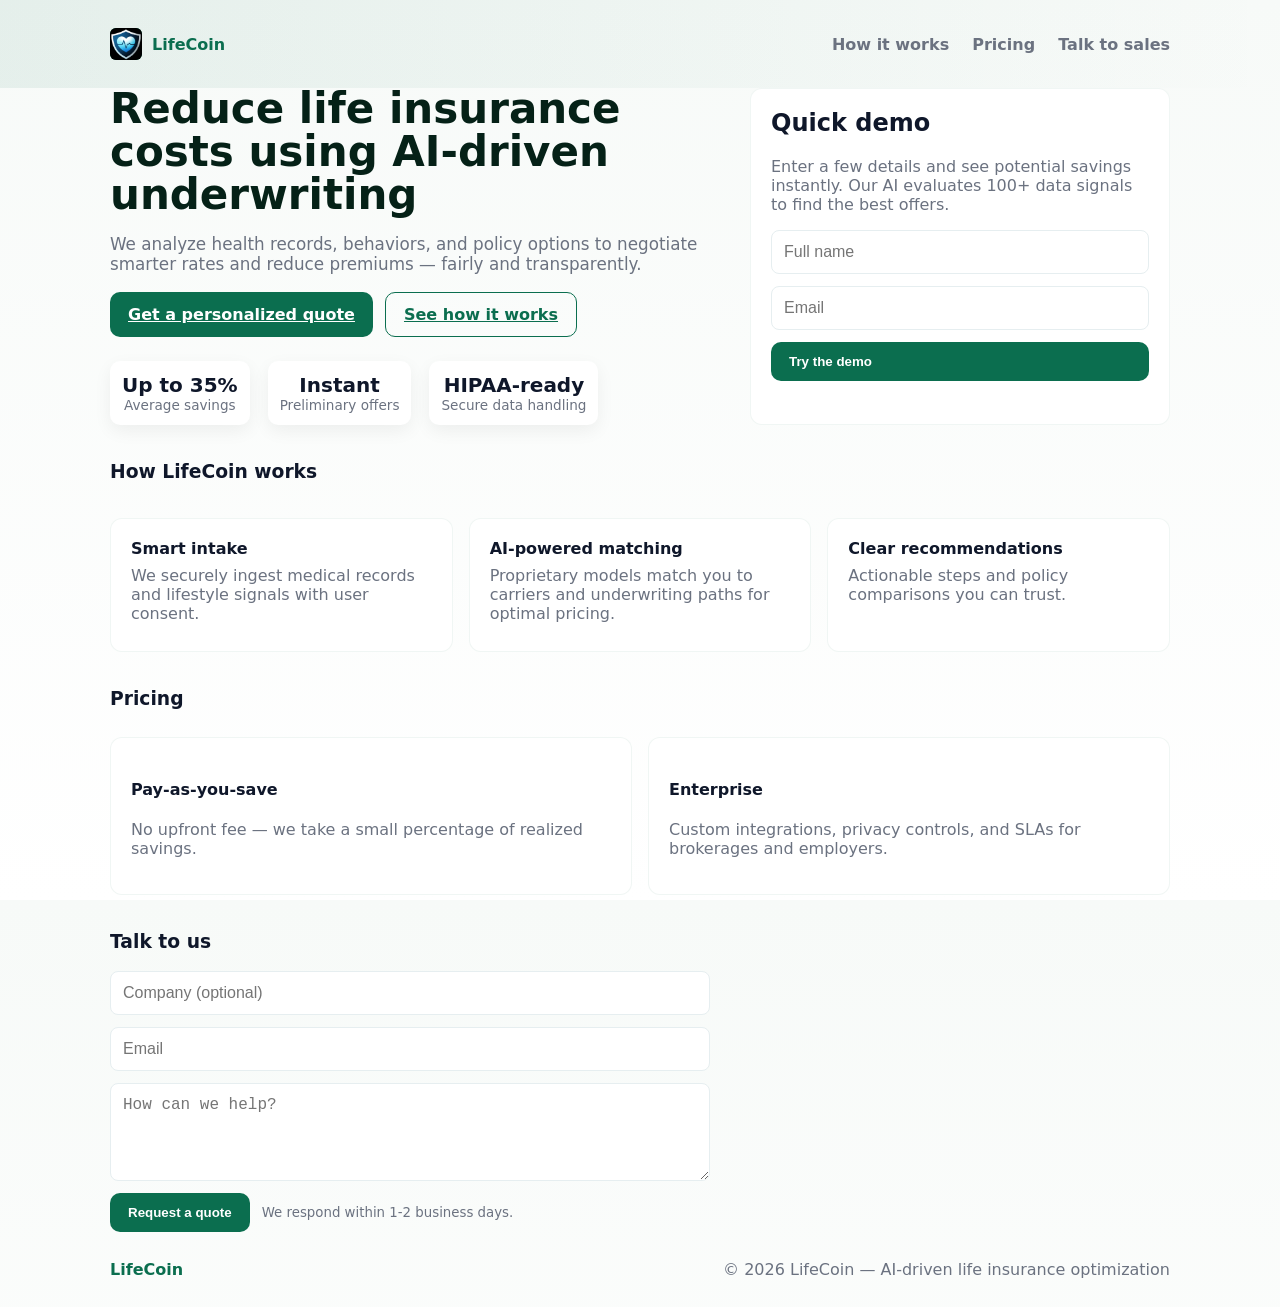
<file: index.html>
<!doctype html>

<!-- lang denotes the language of the webpage-->
<html lang="en">

<head>
    <!-- denoting the character encoding system used; utf8 is the current version-->
	<meta charset="utf-8" />

    <!-- viewport is used to scale to user screen-->
    <!-- content adjusts the width to the user screen-->
	<meta name="viewport" content="width=device-width,initial-scale=1" />

    <!-- title of the tab-->
    <!-- Note: I want this to be relatively short-->
	<title>LifeCoin</title>

    <!-- Under the meta inforamtion, writing the content and theme color-->
    <!-- These could both be useful for later use so I'm going to keep both-->
	<meta name="description" content="LifeCoin uses AI to find you personalized life-insurance savings — smarter underwriting, better rates, fairer premiums." />
	<meta name="theme-color" content="#0b6e4f" />

    <!-- CSS styling for the webpage-->
    <!-- Note: This currently is really ugly. I think I want to move this to-->
    <!-- a dedicated CSS file in the future.--> 

    <link rel ="stylesheet" href="mainCSS.css" />
</head>
<body>
	<header>
		<div class="container nav">
			<div class="brand">
				<span class="logo">
                    <img src="Images/Simple logo.png" alt="lifecoin logo"/>
                </span>
				<span>LifeCoin</span>
			</div>
			<nav aria-label="Main navigation">
				<a href="#how">How it works</a>
				<a href="#pricing">Pricing</a>
				<a href="#contact">Talk to sales</a>
			</nav>
		</div>
	</header>

	<main class="container">
		<section class="hero">
			<div class="hero-inner">
				<h1>Reduce life insurance costs using AI-driven underwriting</h1>
				<p class="lead">We analyze health records, behaviors, and policy options to negotiate smarter rates and reduce premiums — fairly and transparently.</p>
				<div class="cta-row">
					<a class="btn btn-primary" href="#contact">Get a personalized quote</a>
					<a class="btn btn-ghost" href="#how">See how it works</a>
				</div>

				<div class="stats" aria-hidden="false">
					<div class="stat"><div style="font-size:1.25rem;font-weight:800">Up to 35%</div><div style="font-size:0.85rem;color:var(--muted)">Average savings</div></div>
					<div class="stat"><div style="font-size:1.25rem;font-weight:800">Instant</div><div style="font-size:0.85rem;color:var(--muted)">Preliminary offers</div></div>
					<div class="stat"><div style="font-size:1.25rem;font-weight:800">HIPAA-ready</div><div style="font-size:0.85rem;color:var(--muted)">Secure data handling</div></div>
				</div>
			</div>

			<aside class="card" aria-labelledby="demo-title">
				<h2 id="demo-title" style="margin-top:0">Quick demo</h2>
				<p style="color:var(--muted)">Enter a few details and see potential savings instantly. Our AI evaluates 100+ data signals to find the best offers.</p>
				<form class="contact" onsubmit="demoSubmit(event)">
					<input type="text" name="name" placeholder="Full name" required />
					<input type="email" name="email" placeholder="Email" required />
					<button class="btn btn-primary" type="submit">Try the demo</button>
				</form>
			</aside>
		</section>

		<section id="how">
			<h3 style="margin-top:36px">How LifeCoin works</h3>
			<div class="features">
				<div class="feature">
					<strong>Smart intake</strong>
					<p style="margin:8px 0;color:var(--muted)">We securely ingest medical records and lifestyle signals with user consent. </p>
				</div>
				<div class="feature">
					<strong>AI-powered matching</strong>
					<p style="margin:8px 0;color:var(--muted)">Proprietary models match you to carriers and underwriting paths for optimal pricing.</p>
				</div>
				<div class="feature">
					<strong>Clear recommendations</strong>
					<p style="margin:8px 0;color:var(--muted)">Actionable steps and policy comparisons you can trust.</p>
				</div>
			</div>
		</section>

		<section id="pricing">
			<h3 style="margin-top:36px">Pricing</h3>
			<div class="pricing">
				<div class="card">
					<h4>Pay-as-you-save</h4>
					<p style="color:var(--muted)">No upfront fee — we take a small percentage of realized savings.</p>
				</div>
				<div class="card">
					<h4>Enterprise</h4>
					<p style="color:var(--muted)">Custom integrations, privacy controls, and SLAs for brokerages and employers.</p>
				</div>
			</div>
		</section>

		<section id="contact" style="margin-top:36px">
			<h3>Talk to us</h3>
			<form class="contact" onsubmit="contactSubmit(event)">
				<input name="company" placeholder="Company (optional)" />
				<input name="email" type="email" placeholder="Email" required />
				<textarea name="message" rows="4" placeholder="How can we help?" required></textarea>
				<div style="display:flex;gap:12px;align-items:center">
					<button class="btn btn-primary" type="submit">Request a quote</button>
					<small style="color:var(--muted)">We respond within 1-2 business days.</small>
				</div>
			</form>
		</section>
	</main>

	<footer>
		<div class="container" style="display:flex;justify-content:space-between;align-items:center;gap:12px">
			<div style="font-weight:700;color:var(--accent)">LifeCoin</div>
			<div style="color:var(--muted)">© 2026 LifeCoin — AI-driven life insurance optimization</div>
		</div>
	</footer>

	<script>
		function demoSubmit(e){e.preventDefault();alert('Demo request received — we\'ll email a sample savings estimate.');}
		function contactSubmit(e){e.preventDefault();alert('Thanks — we\'ll reach out about your quote.');}
		document.querySelectorAll('a[href^="#"]').forEach(a=>a.addEventListener('click',e=>{e.preventDefault();const id=a.getAttribute('href').slice(1);const el=document.getElementById(id);if(el)el.scrollIntoView({behavior:'smooth',block:'start'});}));
	</script>
</body>
</html>
</file>
<file: mainCSS.css>
/* root defines global CSS variables for consistent theming */
		:root{--bg:#f7faf8;--card:#ffffff;--accent:#0b6e4f;--muted:#6b7280;--glass:rgba(11,110,79,0.06)}
		*{box-sizing:border-box}

        /* both the html and body take full height of viewport */
		html,body{height:100%}

        /* body stylizing:
            1. removes margins
            2. sets the font family to INTER
            3. system-ui sets the default font to the users local system font
            4. the list of fonts is a FONT STACK, used to guarantee redundancy
               case something goes wrong with one of the fonts
            5. color is set to black
            6. there is a liner gradient for the body that is downward (180 
               degrees) that goes from variable bg (found above) to
               pure white (#fff)
        */
		body{margin:0;font-family:Inter,system-ui,-apple-system,Segoe UI,Roboto,'Helvetica Neue',Arial;
        color:#0f172a;background:linear-gradient(180deg,var(--bg),#fff)}

        /* header stylizing:
            1. there is a linear gradient for the header that goes to the right
               (90 degrees) from a dark teal denoted by the rgba value to transparent
            2. there is a padding around the header; the shorthand 28 denotes 
               the top and bottom padding while 20 denotes the left and right padding
        */
		header{background:linear-gradient(90deg,rgba(11,110,79,0.08),transparent);padding:28px 20px}

        /* container class stylizing:
            1. max-width is set to 1100px
            2. margin is set to 0 auto, which sets the margins to 0 and adjusts
               the container to be centered horizontally in the container
            3. padding is set to 0 on top and bottom and 20px on left and right
        */
		.container{max-width:1100px;margin:0 auto;padding:0 20px}

        /* nav class stylizing:
            1. display:flex sets the nav items to be flexboxes, which allows for
               dynamic layouts based on the alignment properties
            2. align-items is center, which centers items vertically
            3. justify-content is space-between, which spaces items out horizontally
               with space in between
            4. gap is set to 16px, which sets the gap between items in the flexbox
        */
		.nav{display:flex;align-items:center;justify-content:space-between;gap:16px}

        /* brand class stylizing:
            1. display:flex sets the brand items to be flexboxes
            2. align-items is center, which centers items vertically
            3. gap is set to 10px, which sets the gap between items in the flexbox
            4. font-weight is set to 700, which makes the font bold
            5. color is set to the accent variable defined above
        */
		.brand{display:flex;align-items:center;gap:10px;font-weight:700;color:var(--accent)}

        /* logo class stylizing:
            1. width and height are both set to 32px, making it a square
            2. background-color is set to the accent variable defined above
            3. border-radius is set to 6px, which rounds the corners of the square
            4. I've added an img tag inside the logo span in order to specifically
               modify the image size. This makes the background color kind of obsolete
               but I'll keep it as a failsafe in case the image doesn't load.

            This needs to eventually be replaced with the actual logo image or 
            some version of it. I think the current logo is a bit too complex
            for such a small size, so either the layout has to change or I have
            to use a simpler logo
        */
        .logo{width:32px;height:32px;background-color:var(--accent);border-radius:6px}
        .logo img{width:32px;height:32px;background-color:var(--accent);border-radius:6px}

        /* nav a stylizing:
            1. color is set to the muted variable defined above
            2. text-decoration is none, which removes the underline from links
            3. margin-left is set to 18px, which adds space between links
            4. font-weight is set to 600, which makes the font semi-bold

            This is seen with the three items in the navigation bar

            NOTE: I need to figure out how the padding between the two parts of 
            the nav bar works.
        */
		nav a{color:var(--muted);text-decoration:none;margin-left:18px;font-weight:600}

        /* main stylizing:
            1. padding is set to 48px on top and bottom and 0 on left and right

            What is the padding on top and bottom for? changing the top and bottom 
            value doesn't seem to do anything and neither does changing the left and right
            value.
        */
		main{padding:48px 0}

        /* hero class stylizing:
            1. display is set to grid, which allows for dynamic layouts based on
               the grid properties; this is similar to flexbox but allows for
               two dimensional layouts instead of just one dimensional layouts
            2. grid-template-columns is set to 1fr, which means that everything
               in the grid will be lined up as one full column. adding more fr
               will divide the grid into more columns. fr is an arbitrary fractional
               unit that denotes the amount of space an item should take up relative
               to all of the other items in the grid.
            3. gap is set to 28px, which sets the gap between items in the grid
            4. align-items is center, which centers items vertically in their grid cells
        */
		.hero{display:grid;grid-template-columns: 1fr;gap:28px;align-items:center}

        /* hero-inner class stylizing:
            1. display is set to flex, which allows for dynamic layouts based on
               the alignment properties
            2. flex-direction is set to column, which means that items will be
               laid out vertically instead of horizontally
            3. gap is set to 18px, which sets the gap between items in the flexbox

            NOTE: I thought I knew how the grid template columns property worked,
            but it looks like once the screen is big enough, two columns will appear
            so I need to figure that out
        */
		.hero-inner{display:flex;flex-direction:column;gap:18px}

        /* h1 stylizing:
            1. font-size is set to clamp(28px,4.2vw,42px), which means that the
               font size will be at least 28px, at most 42px, and will scale
               with 4.2% of the viewport width (vw) in between those two values
            2. margin is set to 0, which removes any default margins
            3. line-height is set to 1.02, which sets the space between lines of text
            4. color is set to a dark green (#052117)
        */
		h1{font-size:clamp(28px,4.2vw,42px);margin:0;line-height:1.02;color:#052117}

        /* lead class stylizing:
            1. margin is set to 0, which removes any default margins
            2. color is set to the muted variable defined above
            3. font-size is set to 1.05rem where rem stands for root em, the relative
               font size based on the root element (html); 1rem is usually 16px 
               by default
        */
		p.lead{margin:0;color:var(--muted);font-size:1.05rem}

        /* cta-row class stylizing:
            1. display is set to flex, which allows for dynamic layouts based on
               the alignment properties
            2. gap is set to 12px, which sets the gap between items in the flexbox
            3. flex-wrap is set to wrap, which allows items to wrap onto multiple
               lines if there isn't enough space in one line
        */
		.cta-row{display:flex;gap:12px;flex-wrap:wrap}

        /* btn class stylizing:
            1. display is set to inline-flex, which lines up the button with
               the other elements while keeping its size flexible
            2. align-items is center, which centers items vertically in their flexbox
            3. gap is set to 10px, which sets the gap between items in the flexbox
            4. padding is set to 12px on top and bottom and 18px on left and right
            5. border-radius is set to 10px, which rounds the corners of the button
            6. border is set to none, which removes any default borders
            7. cursor is set to pointer, which changes the cursor to a pointer
               when hovering over the button
            8. font-weight is set to 700, which makes the font bold
        */
		.btn{display:inline-flex;align-items:center;gap:10px;padding:12px 18px;border-radius:10px;border:none;cursor:pointer;font-weight:700}

        /* btn-primary class stylizing:
            1. background is set to the accent variable defined above
            2. color is set to white (#fff)
        */
		.btn-primary{background:var(--accent);color:#fff}

        /* btn-ghost class stylizing:
            1. background is set to transparent
            2. border is set to 1px solid with the accent variable defined above
            3. color is set to the accent variable defined above

            ** CLARIFICATION **
               ghost button isn't actually a technical term, its just a design 
               term for a button that is transparent with a border that the AI
               generated
        */
		.btn-ghost{background:transparent;border:1px solid var(--accent);color:var(--accent)}

        /* stats class stylizing:
            1. display is set to flex, which allows for dynamic layouts based on
               the alignment properties
            2. gap is set to 18px, which sets the gap between items in the flexbox
            3. margin-top is set to 6px, which adds space above the stats section
        */
		.stats{display:flex;gap:18px;margin-top:6px}

        /* stat class stylizing:
            1. background is set to the card variable defined above (white)
            2. padding is set to 12px on all sides
            3. border-radius is set to 10px, which rounds the corners of the stat box
            4. box-shadow is set to create a subtle shadow effect around the stat box
            5. min-width is set to 110px, which ensures that the stat box is at least
               110px wide
            6. text-align is center, which centers the text horizontally within
               the stat box
        */
		.stat{background:var(--card);padding:12px;border-radius:10px;box-shadow:0 6px 18px rgba(2,6,23,0.06);min-width:110px;text-align:center}
		
        /* features class stylizing:
            1. display is set to grid, which allows for dynamic layouts based on
               the grid properties
            2. grid-template-columns is set to repeat(auto-fit,minmax(240px,1fr)),
               which means that the grid will automatically fit as many columns
               as possible with a minimum width of 240px and a maximum width of
               1fr (the remaining space in the grid)
            3. gap is set to 16px, which sets the gap between items in the grid
            4. margin-top is set to 36px, which adds space above the features section
        */
        .features{display:grid;grid-template-columns:repeat(auto-fit,minmax(240px,1fr));gap:16px;margin-top:36px}
        /* feature class stylizing:
            1. background is set to the card variable defined above (white)
            2. padding is set to 20px on all sides
            3. border-radius is set to 12px, which rounds the corners of the feature box
            4. border is set to 1px solid with the glass variable defined above,
               which adds a subtle border around the feature box
            **NOTE** : the glass variable is actually a really cool implementation.
            it uses rgba values to create a transparent effect for a light green
            border which gives the features boxes a more subtle border that doesn't
            detract them from the background.
        */
		.feature{background:var(--card);padding:20px;border-radius:12px;border:1px solid var(--glass)}
        /* pricing class stylizing:
            1. display is set to grid, which allows for dynamic layouts based on
               the grid properties
            2. grid-template-columns is set to repeat(auto-fit,minmax(220px,1fr)),
               which means that the grid will automatically fit as many columns
               as possible with a minimum width of 220px and a maximum width of
               1fr (the remaining space in the grid)
            3. gap is set to 16px, which sets the gap between items in the grid
            4. margin-top is set to 28px, which adds space above the pricing section
        */
		.pricing{display:grid;grid-template-columns:repeat(auto-fit,minmax(220px,1fr));gap:16px;margin-top:28px}
        /* card class stylizing:
            1. background is set to the card variable defined above (white)
            2. padding is set to 20px on all sides
            3. border-radius is set to 12px, which rounds the corners of the card box
            4. border is set to 1px solid with the glass variable defined above,
               which adds a subtle border around the card box
        */
		.card{background:var(--card);padding:20px;border-radius:12px;border:1px solid var(--glass)}
        /* contact class stylizing:
            1. display is set to grid, which allows for dynamic layouts based on
               the grid properties
            2. gap is set to 12px, which sets the gap between items in the grid
            3. max-width is set to 600px, which limits the width of the contact form
        */
		form.contact{display:grid;gap:12px;max-width:600px}
        /* input and text area stylizing:
            1. padding is set to 12px on all sides
            2. border-radius is set to 8px, which rounds the corners of the input
               and textarea boxes
            3. border is set to 1px solid with a light blue-gray color (#e6eef0)
            4. font-size is set to 1rem, which is usually 16px by default
        */
		input,textarea{padding:12px;border-radius:8px;border:1px solid #e6eef0;font-size:1rem}
        /* footer stylizing:
            1. padding is set to 28px on top and bottom and 0 on left and right
            2. color is set to the muted variable defined above
        */
		footer{padding:28px 0;color:var(--muted)}
        /* media query for screens wider than 900px:
            1. hero class grid-template-columns is set to 1fr 420px, which means
               that the first column will take up the remaining space and the
               second column will be 420px wide
            2. hero .card height is set to 100%, which makes the card take up
               the full height of its grid cell
            **NOTE** : this will override all other css properties for screens
            wider than 900 pixels. It's what was causing the one column grid 
            layout to be able to turn into a two column grid layout as the screen 
            got wider.
        */
		@media(min-width:900px){.hero{grid-template-columns:1fr 420px}.hero .card{height:100%}}
</file>
